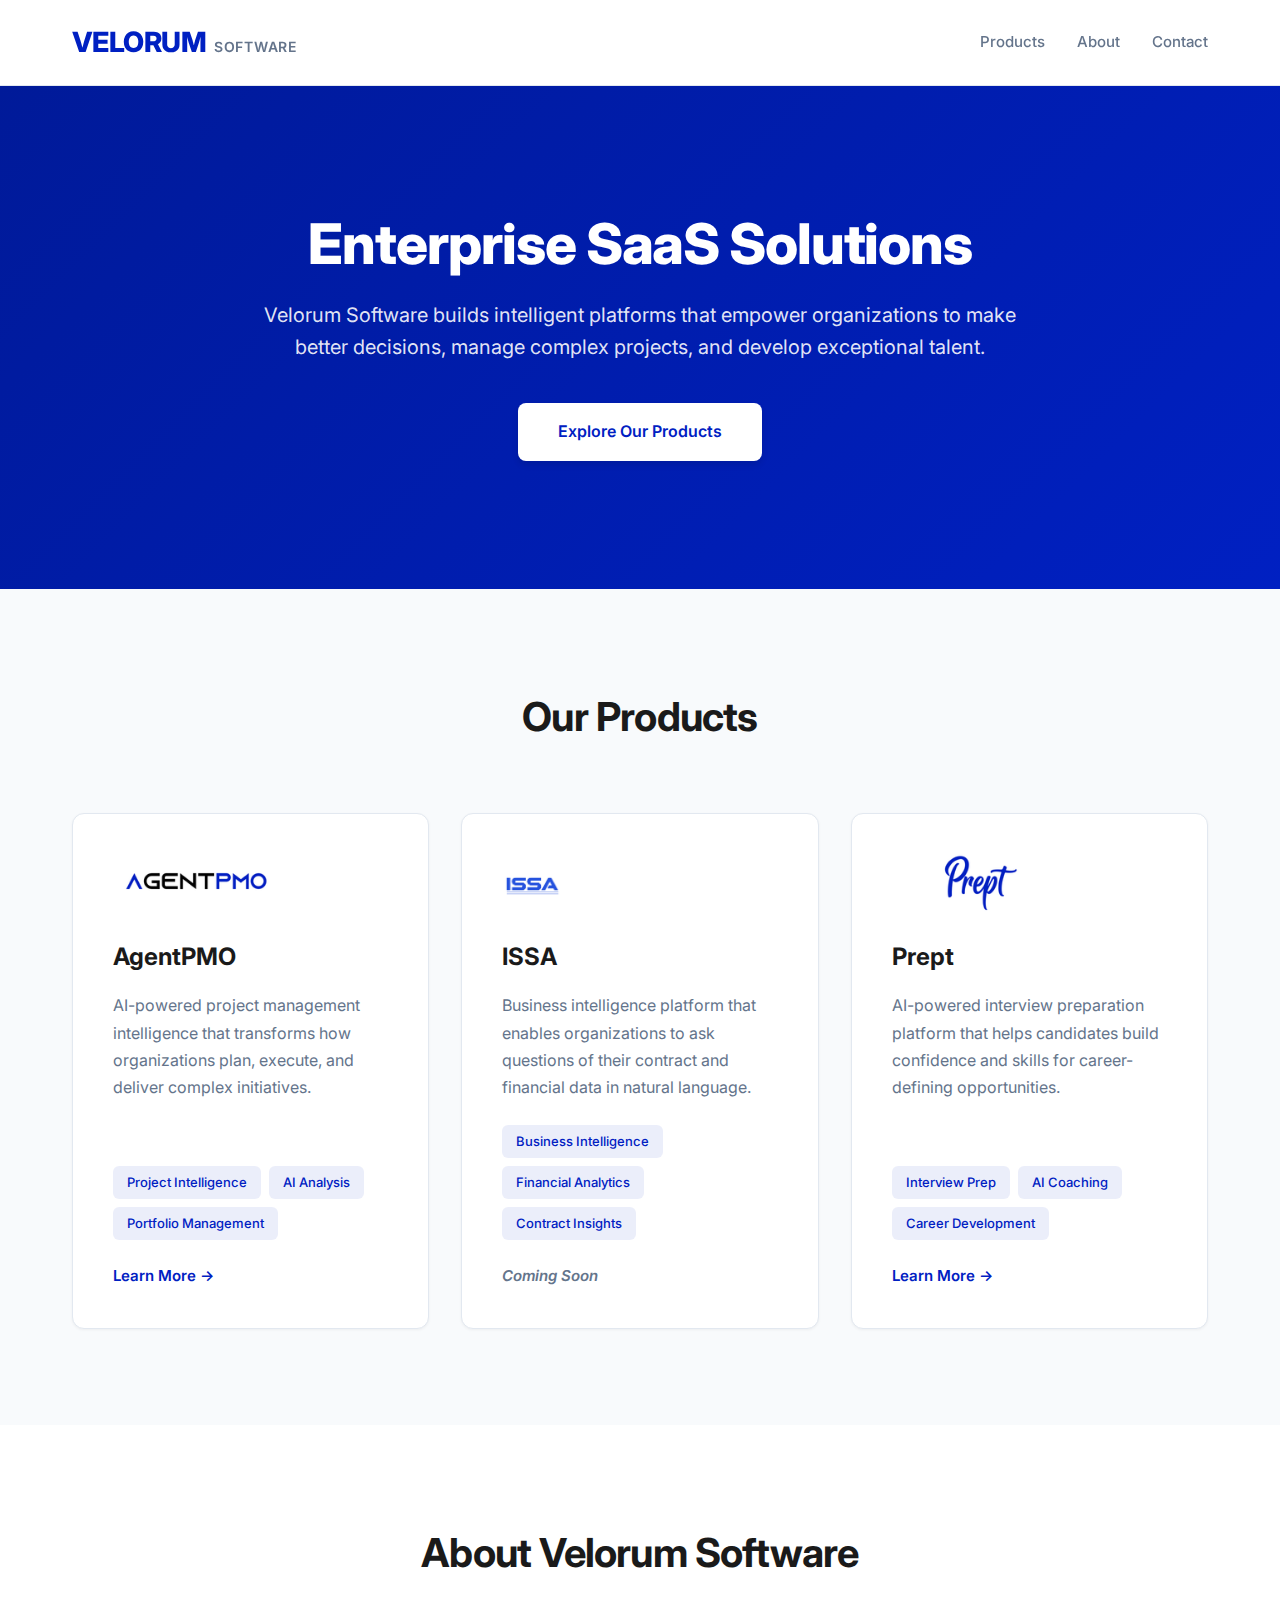
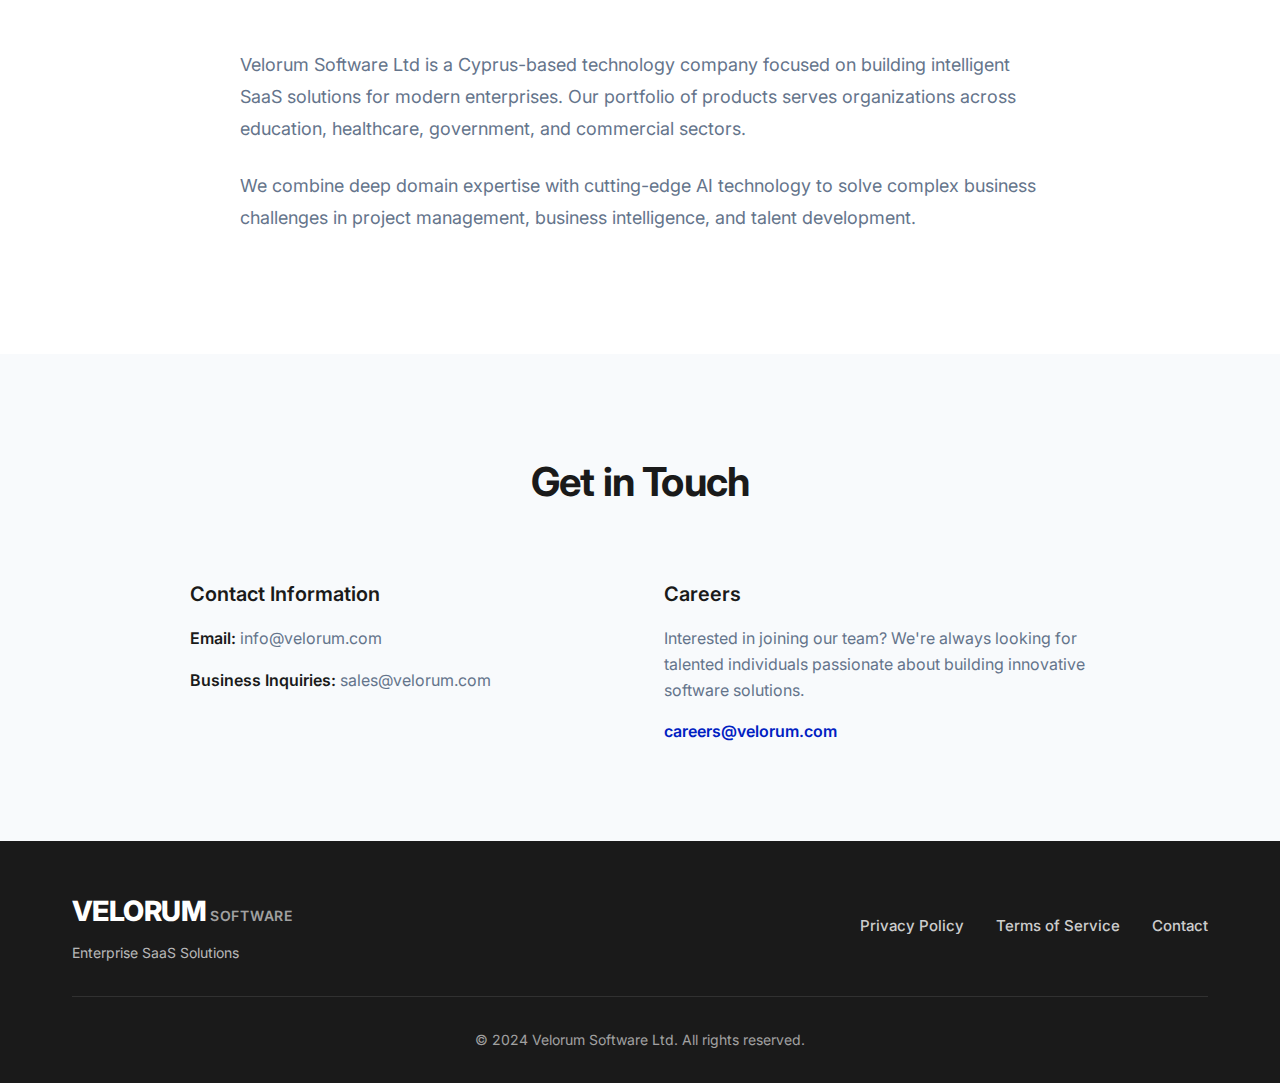
<file: index.html>
<!DOCTYPE html>
<html lang="en">
<head>
    <meta charset="UTF-8">
    <meta name="viewport" content="width=device-width, initial-scale=1.0">
    <title>Velorum Software - Enterprise SaaS Solutions</title>
    <meta name="description" content="Velorum Software builds enterprise SaaS solutions for project management, business intelligence, and talent development.">
    <link rel="stylesheet" href="styles.css">
    <link rel="preconnect" href="https://fonts.googleapis.com">
    <link rel="preconnect" href="https://fonts.gstatic.com" crossorigin>
    <link href="https://fonts.googleapis.com/css2?family=Inter:wght@400;500;600;700;800&display=swap" rel="stylesheet">
</head>
<body>
    <!-- Header -->
    <header class="header">
        <div class="container">
            <div class="header-content">
                <div class="logo">
                    <span class="logo-text">VELORUM</span>
                    <span class="logo-subtitle">SOFTWARE</span>
                </div>
                <nav class="nav">
                    <a href="#products">Products</a>
                    <a href="#about">About</a>
                    <a href="#contact">Contact</a>
                </nav>
            </div>
        </div>
    </header>

    <!-- Hero Section -->
    <section class="hero">
        <div class="container">
            <div class="hero-content">
                <h1 class="hero-title">Enterprise SaaS Solutions</h1>
                <p class="hero-subtitle">Velorum Software builds intelligent platforms that empower organizations to make better decisions, manage complex projects, and develop exceptional talent.</p>
                <a href="#products" class="cta-button">Explore Our Products</a>
            </div>
        </div>
    </section>

    <!-- Products Section -->
    <section id="products" class="products">
        <div class="container">
            <h2 class="section-title">Our Products</h2>
            <div class="products-grid">
                <!-- AgentPMO -->
                <div class="product-card">
                    <div class="product-logo">
                        <img src="assets/agentpmo-logo-160(1).png" alt="AgentPMO Logo">
                    </div>
                    <h3 class="product-name">AgentPMO</h3>
                    <p class="product-description">AI-powered project management intelligence that transforms how organizations plan, execute, and deliver complex initiatives.</p>
                    <div class="product-features">
                        <span class="feature-tag">Project Intelligence</span>
                        <span class="feature-tag">AI Analysis</span>
                        <span class="feature-tag">Portfolio Management</span>
                    </div>
                    <a href="https://agentpmo.ai" class="product-link" target="_blank">Learn More →</a>
                </div>

                <!-- ISSA -->
                <div class="product-card">
                    <div class="product-logo">
                        <img src="assets/ISSA.png" alt="ISSA Logo">
                    </div>
                    <h3 class="product-name">ISSA</h3>
                    <p class="product-description">Business intelligence platform that enables organizations to ask questions of their contract and financial data in natural language.</p>
                    <div class="product-features">
                        <span class="feature-tag">Business Intelligence</span>
                        <span class="feature-tag">Financial Analytics</span>
                        <span class="feature-tag">Contract Insights</span>
                    </div>
                    <a href="#contact" class="product-link coming-soon">Coming Soon</a>
                </div>

                <!-- Prept -->
                <div class="product-card">
                    <div class="product-logo">
                        <img src="assets/Prept-logo-160(1).png" alt="Prept Logo">
                    </div>
                    <h3 class="product-name">Prept</h3>
                    <p class="product-description">AI-powered interview preparation platform that helps candidates build confidence and skills for career-defining opportunities.</p>
                    <div class="product-features">
                        <span class="feature-tag">Interview Prep</span>
                        <span class="feature-tag">AI Coaching</span>
                        <span class="feature-tag">Career Development</span>
                    </div>
                    <a href="https://preptapp.com" class="product-link" target="_blank">Learn More →</a>
                </div>
            </div>
        </div>
    </section>

    <!-- About Section -->
    <section id="about" class="about">
        <div class="container">
            <div class="about-content">
                <h2 class="section-title">About Velorum Software</h2>
                <p class="about-text">Velorum Software Ltd is a Cyprus-based technology company focused on building intelligent SaaS solutions for modern enterprises. Our portfolio of products serves organizations across education, healthcare, government, and commercial sectors.</p>
                <p class="about-text">We combine deep domain expertise with cutting-edge AI technology to solve complex business challenges in project management, business intelligence, and talent development.</p>
            </div>
        </div>
    </section>

    <!-- Contact Section -->
    <section id="contact" class="contact">
        <div class="container">
            <h2 class="section-title">Get in Touch</h2>
            <div class="contact-content">
                <div class="contact-info">
                    <h3>Contact Information</h3>
                    <p class="contact-item">
                        <strong>Email:</strong> <a href="mailto:info@velorum.com">info@velorum.com</a>
                    </p>
                    <p class="contact-item">
                        <strong>Business Inquiries:</strong> <a href="mailto:sales@velorum.com">sales@velorum.com</a>
                    </p>
                </div>
                <div class="contact-careers">
                    <h3>Careers</h3>
                    <p>Interested in joining our team? We're always looking for talented individuals passionate about building innovative software solutions.</p>
                    <a href="mailto:careers@velorum.com" class="careers-link">careers@velorum.com</a>
                </div>
            </div>
        </div>
    </section>

    <!-- Footer -->
    <footer class="footer">
        <div class="container">
            <div class="footer-content">
                <div class="footer-left">
                    <div class="footer-logo">
                        <span class="logo-text">VELORUM</span>
                        <span class="logo-subtitle">SOFTWARE</span>
                    </div>
                    <p class="footer-tagline">Enterprise SaaS Solutions</p>
                </div>
                <div class="footer-links">
                    <a href="/privacy">Privacy Policy</a>
                    <a href="/terms">Terms of Service</a>
                    <a href="#contact">Contact</a>
                </div>
            </div>
            <div class="footer-bottom">
                <p>&copy; 2024 Velorum Software Ltd. All rights reserved.</p>
            </div>
        </div>
    </footer>
</body>
</html>
</file>
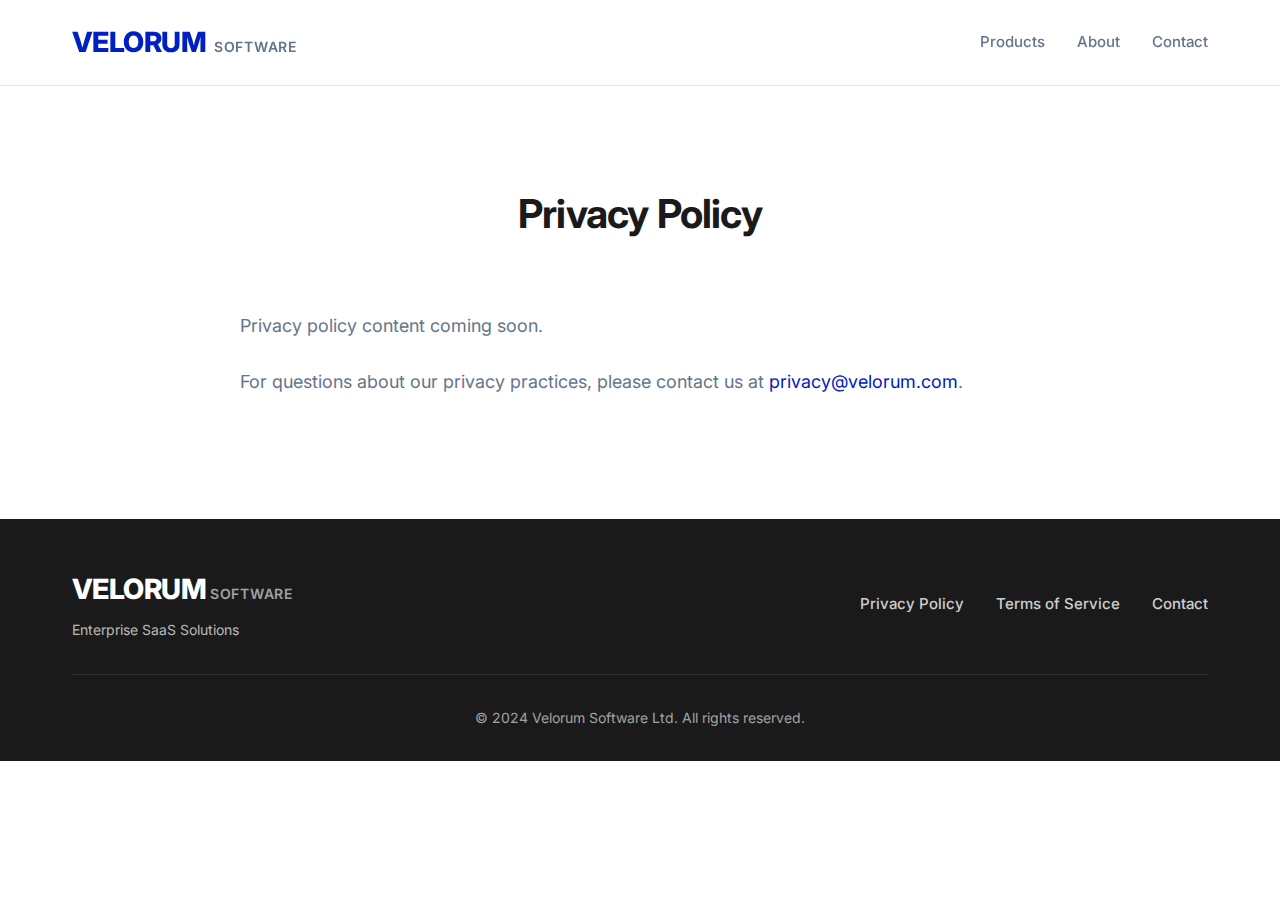
<file: privacy.html>
<!DOCTYPE html>
<html lang="en">
<head>
    <meta charset="UTF-8">
    <meta name="viewport" content="width=device-width, initial-scale=1.0">
    <title>Privacy Policy - Velorum Software</title>
    <link rel="stylesheet" href="../styles.css">
    <link rel="preconnect" href="https://fonts.googleapis.com">
    <link rel="preconnect" href="https://fonts.gstatic.com" crossorigin>
    <link href="https://fonts.googleapis.com/css2?family=Inter:wght@400;500;600;700;800&display=swap" rel="stylesheet">
</head>
<body>
    <!-- Header -->
    <header class="header">
        <div class="container">
            <div class="header-content">
                <a href="/" class="logo">
                    <span class="logo-text">VELORUM</span>
                    <span class="logo-subtitle">SOFTWARE</span>
                </a>
                <nav class="nav">
                    <a href="/#products">Products</a>
                    <a href="/#about">About</a>
                    <a href="/#contact">Contact</a>
                </nav>
            </div>
        </div>
    </header>

    <!-- Content -->
    <section class="about">
        <div class="container">
            <div class="about-content">
                <h1 class="section-title">Privacy Policy</h1>
                <p class="about-text">Privacy policy content coming soon.</p>
                <p class="about-text">For questions about our privacy practices, please contact us at <a href="mailto:privacy@velorum.com" style="color: #0020C2;">privacy@velorum.com</a>.</p>
            </div>
        </div>
    </section>

    <!-- Footer -->
    <footer class="footer">
        <div class="container">
            <div class="footer-content">
                <div class="footer-left">
                    <div class="footer-logo">
                        <span class="logo-text">VELORUM</span>
                        <span class="logo-subtitle">SOFTWARE</span>
                    </div>
                    <p class="footer-tagline">Enterprise SaaS Solutions</p>
                </div>
                <div class="footer-links">
                    <a href="/privacy">Privacy Policy</a>
                    <a href="/terms">Terms of Service</a>
                    <a href="/#contact">Contact</a>
                </div>
            </div>
            <div class="footer-bottom">
                <p>&copy; 2024 Velorum Software Ltd. All rights reserved.</p>
            </div>
        </div>
    </footer>
</body>
</html>
</file>
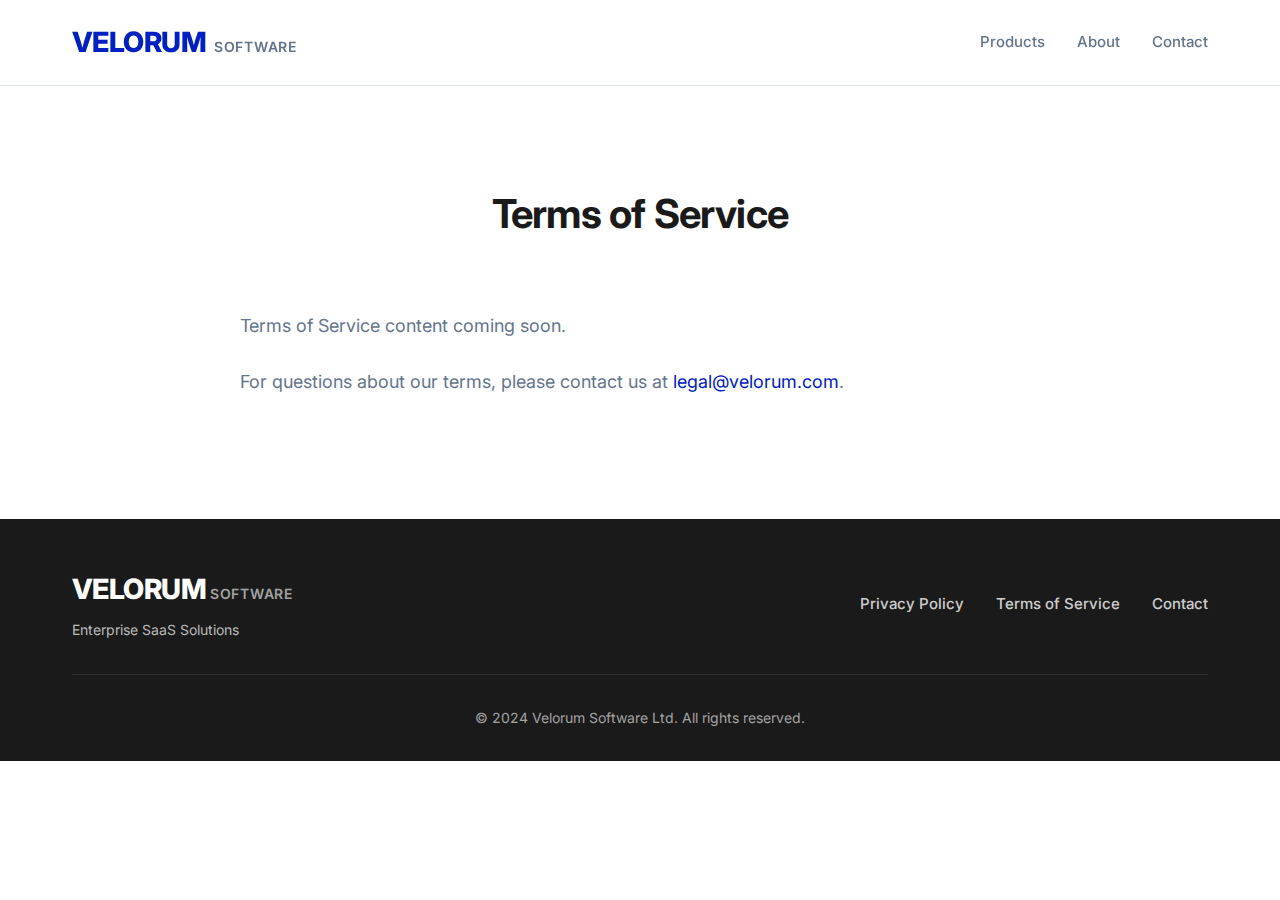
<file: terms.html>
<!DOCTYPE html>
<html lang="en">
<head>
    <meta charset="UTF-8">
    <meta name="viewport" content="width=device-width, initial-scale=1.0">
    <title>Terms of Service - Velorum Software</title>
    <link rel="stylesheet" href="../styles.css">
    <link rel="preconnect" href="https://fonts.googleapis.com">
    <link rel="preconnect" href="https://fonts.gstatic.com" crossorigin>
    <link href="https://fonts.googleapis.com/css2?family=Inter:wght@400;500;600;700;800&display=swap" rel="stylesheet">
</head>
<body>
    <!-- Header -->
    <header class="header">
        <div class="container">
            <div class="header-content">
                <a href="/" class="logo">
                    <span class="logo-text">VELORUM</span>
                    <span class="logo-subtitle">SOFTWARE</span>
                </a>
                <nav class="nav">
                    <a href="/#products">Products</a>
                    <a href="/#about">About</a>
                    <a href="/#contact">Contact</a>
                </nav>
            </div>
        </div>
    </header>

    <!-- Content -->
    <section class="about">
        <div class="container">
            <div class="about-content">
                <h1 class="section-title">Terms of Service</h1>
                <p class="about-text">Terms of Service content coming soon.</p>
                <p class="about-text">For questions about our terms, please contact us at <a href="mailto:legal@velorum.com" style="color: #0020C2;">legal@velorum.com</a>.</p>
            </div>
        </div>
    </section>

    <!-- Footer -->
    <footer class="footer">
        <div class="container">
            <div class="footer-content">
                <div class="footer-left">
                    <div class="footer-logo">
                        <span class="logo-text">VELORUM</span>
                        <span class="logo-subtitle">SOFTWARE</span>
                    </div>
                    <p class="footer-tagline">Enterprise SaaS Solutions</p>
                </div>
                <div class="footer-links">
                    <a href="/privacy">Privacy Policy</a>
                    <a href="/terms">Terms of Service</a>
                    <a href="/#contact">Contact</a>
                </div>
            </div>
            <div class="footer-bottom">
                <p>&copy; 2024 Velorum Software Ltd. All rights reserved.</p>
            </div>
        </div>
    </footer>
</body>
</html>
</file>
<file: styles.css>
/* ==================== */
/* CSS Variables */
/* ==================== */
:root {
    /* Colors */
    --velorum-blue: #0020C2;
    --velorum-deep: #001A99;
    --velorum-bright: #0029FF;
    --charcoal: #1A1A1A;
    --slate: #64748B;
    --light-gray: #F8FAFC;
    --white: #FFFFFF;
    --border-gray: #E2E8F0;
    
    /* Typography */
    --font-primary: 'Inter', -apple-system, BlinkMacSystemFont, 'Segoe UI', sans-serif;
    
    /* Spacing */
    --container-max: 1200px;
    --section-padding: 6rem 2rem;
}

/* ==================== */
/* Reset & Base Styles */
/* ==================== */
* {
    margin: 0;
    padding: 0;
    box-sizing: border-box;
}

html {
    scroll-behavior: smooth;
}

body {
    font-family: var(--font-primary);
    color: var(--charcoal);
    line-height: 1.6;
    background-color: var(--white);
    -webkit-font-smoothing: antialiased;
    -moz-osx-font-smoothing: grayscale;
}

a {
    text-decoration: none;
    color: inherit;
    transition: all 0.3s ease;
}

img {
    max-width: 100%;
    height: auto;
}

/* ==================== */
/* Container */
/* ==================== */
.container {
    max-width: var(--container-max);
    margin: 0 auto;
    padding: 0 2rem;
}

/* ==================== */
/* Header */
/* ==================== */
.header {
    background: var(--white);
    border-bottom: 1px solid var(--border-gray);
    position: sticky;
    top: 0;
    z-index: 100;
    backdrop-filter: blur(10px);
    background-color: rgba(255, 255, 255, 0.95);
}

.header-content {
    display: flex;
    justify-content: space-between;
    align-items: center;
    padding: 1.25rem 0;
}

.logo {
    display: flex;
    align-items: baseline;
    gap: 0.5rem;
}

.logo-text {
    font-size: 1.75rem;
    font-weight: 800;
    letter-spacing: -0.02em;
    color: var(--velorum-blue);
}

.logo-subtitle {
    font-size: 0.875rem;
    font-weight: 600;
    color: var(--slate);
    letter-spacing: 0.05em;
}

.nav {
    display: flex;
    gap: 2rem;
}

.nav a {
    font-size: 0.9375rem;
    font-weight: 500;
    color: var(--slate);
    position: relative;
}

.nav a:hover {
    color: var(--velorum-blue);
}

.nav a::after {
    content: '';
    position: absolute;
    bottom: -4px;
    left: 0;
    width: 0;
    height: 2px;
    background-color: var(--velorum-blue);
    transition: width 0.3s ease;
}

.nav a:hover::after {
    width: 100%;
}

/* ==================== */
/* Hero Section */
/* ==================== */
.hero {
    background: linear-gradient(135deg, var(--velorum-deep) 0%, var(--velorum-blue) 100%);
    color: var(--white);
    padding: 8rem 2rem;
    text-align: center;
}

.hero-content {
    max-width: 800px;
    margin: 0 auto;
}

.hero-title {
    font-size: 3.5rem;
    font-weight: 800;
    line-height: 1.1;
    margin-bottom: 1.5rem;
    letter-spacing: -0.02em;
}

.hero-subtitle {
    font-size: 1.25rem;
    line-height: 1.6;
    color: rgba(255, 255, 255, 0.9);
    margin-bottom: 2.5rem;
    font-weight: 400;
}

.cta-button {
    display: inline-block;
    background-color: var(--white);
    color: var(--velorum-blue);
    padding: 1rem 2.5rem;
    border-radius: 8px;
    font-weight: 600;
    font-size: 1rem;
    transition: all 0.3s ease;
    box-shadow: 0 4px 6px rgba(0, 0, 0, 0.1);
}

.cta-button:hover {
    transform: translateY(-2px);
    box-shadow: 0 8px 12px rgba(0, 0, 0, 0.15);
    background-color: var(--light-gray);
}

/* ==================== */
/* Products Section */
/* ==================== */
.products {
    padding: var(--section-padding);
    background-color: var(--light-gray);
}

.section-title {
    font-size: 2.5rem;
    font-weight: 700;
    text-align: center;
    margin-bottom: 4rem;
    color: var(--charcoal);
    letter-spacing: -0.02em;
}

.products-grid {
    display: grid;
    grid-template-columns: repeat(auto-fit, minmax(320px, 1fr));
    gap: 2rem;
}

.product-card {
    background: var(--white);
    border-radius: 12px;
    padding: 2.5rem;
    box-shadow: 0 1px 3px rgba(0, 0, 0, 0.05);
    transition: all 0.3s ease;
    border: 1px solid var(--border-gray);
    display: flex;
    flex-direction: column;
}

.product-card:hover {
    transform: translateY(-4px);
    box-shadow: 0 12px 24px rgba(0, 32, 194, 0.1);
    border-color: var(--velorum-blue);
}

.product-logo {
    height: 60px;
    margin-bottom: 1.5rem;
    display: flex;
    align-items: center;
}

.product-logo img {
    max-height: 60px;
    width: auto;
}

.product-name {
    font-size: 1.5rem;
    font-weight: 700;
    color: var(--charcoal);
    margin-bottom: 1rem;
}

.product-description {
    font-size: 1rem;
    color: var(--slate);
    line-height: 1.7;
    margin-bottom: 1.5rem;
    flex-grow: 1;
}

.product-features {
    display: flex;
    flex-wrap: wrap;
    gap: 0.5rem;
    margin-bottom: 1.5rem;
}

.feature-tag {
    background-color: rgba(0, 32, 194, 0.08);
    color: var(--velorum-blue);
    padding: 0.375rem 0.875rem;
    border-radius: 6px;
    font-size: 0.8125rem;
    font-weight: 500;
}

.product-link {
    color: var(--velorum-blue);
    font-weight: 600;
    font-size: 0.9375rem;
    display: inline-flex;
    align-items: center;
    margin-top: auto;
}

.product-link:hover {
    color: var(--velorum-bright);
}

.product-link.coming-soon {
    color: var(--slate);
    cursor: default;
    font-style: italic;
}

/* ==================== */
/* About Section */
/* ==================== */
.about {
    padding: var(--section-padding);
    background-color: var(--white);
}

.about-content {
    max-width: 800px;
    margin: 0 auto;
}

.about-text {
    font-size: 1.125rem;
    line-height: 1.8;
    color: var(--slate);
    margin-bottom: 1.5rem;
}

/* ==================== */
/* Contact Section */
/* ==================== */
.contact {
    padding: var(--section-padding);
    background-color: var(--light-gray);
}

.contact-content {
    display: grid;
    grid-template-columns: repeat(auto-fit, minmax(300px, 1fr));
    gap: 3rem;
    max-width: 900px;
    margin: 0 auto;
}

.contact-info h3,
.contact-careers h3 {
    font-size: 1.25rem;
    font-weight: 600;
    color: var(--charcoal);
    margin-bottom: 1rem;
}

.contact-item {
    margin-bottom: 1rem;
    color: var(--slate);
}

.contact-item strong {
    color: var(--charcoal);
    font-weight: 600;
}

.contact-item a,
.contact-careers p {
    color: var(--slate);
}

.contact-item a:hover {
    color: var(--velorum-blue);
}

.careers-link {
    display: inline-block;
    color: var(--velorum-blue);
    font-weight: 600;
    margin-top: 1rem;
}

.careers-link:hover {
    color: var(--velorum-bright);
}

/* ==================== */
/* Footer */
/* ==================== */
.footer {
    background-color: var(--charcoal);
    color: var(--white);
    padding: 3rem 2rem 2rem;
}

.footer-content {
    display: flex;
    justify-content: space-between;
    align-items: center;
    flex-wrap: wrap;
    gap: 2rem;
    margin-bottom: 2rem;
    padding-bottom: 2rem;
    border-bottom: 1px solid rgba(255, 255, 255, 0.1);
}

.footer-logo .logo-text {
    color: var(--white);
}

.footer-logo .logo-subtitle {
    color: rgba(255, 255, 255, 0.6);
}

.footer-tagline {
    color: rgba(255, 255, 255, 0.7);
    font-size: 0.875rem;
    margin-top: 0.5rem;
}

.footer-links {
    display: flex;
    gap: 2rem;
}

.footer-links a {
    color: rgba(255, 255, 255, 0.8);
    font-size: 0.9375rem;
    font-weight: 500;
}

.footer-links a:hover {
    color: var(--white);
}

.footer-bottom {
    text-align: center;
}

.footer-bottom p {
    color: rgba(255, 255, 255, 0.6);
    font-size: 0.875rem;
}

/* ==================== */
/* Responsive Design */
/* ==================== */
@media (max-width: 768px) {
    .hero-title {
        font-size: 2.5rem;
    }
    
    .hero-subtitle {
        font-size: 1.125rem;
    }
    
    .hero {
        padding: 5rem 2rem;
    }
    
    .section-title {
        font-size: 2rem;
    }
    
    .nav {
        gap: 1.25rem;
    }
    
    .nav a {
        font-size: 0.875rem;
    }
    
    .products-grid {
        grid-template-columns: 1fr;
    }
    
    .footer-content {
        flex-direction: column;
        text-align: center;
    }
    
    .footer-links {
        flex-direction: column;
        gap: 1rem;
    }
}

@media (max-width: 480px) {
    .logo-text {
        font-size: 1.5rem;
    }
    
    .logo-subtitle {
        font-size: 0.75rem;
    }
    
    .hero-title {
        font-size: 2rem;
    }
    
    .section-title {
        font-size: 1.75rem;
    }
    
    .product-card {
        padding: 2rem;
    }
}
</file>
